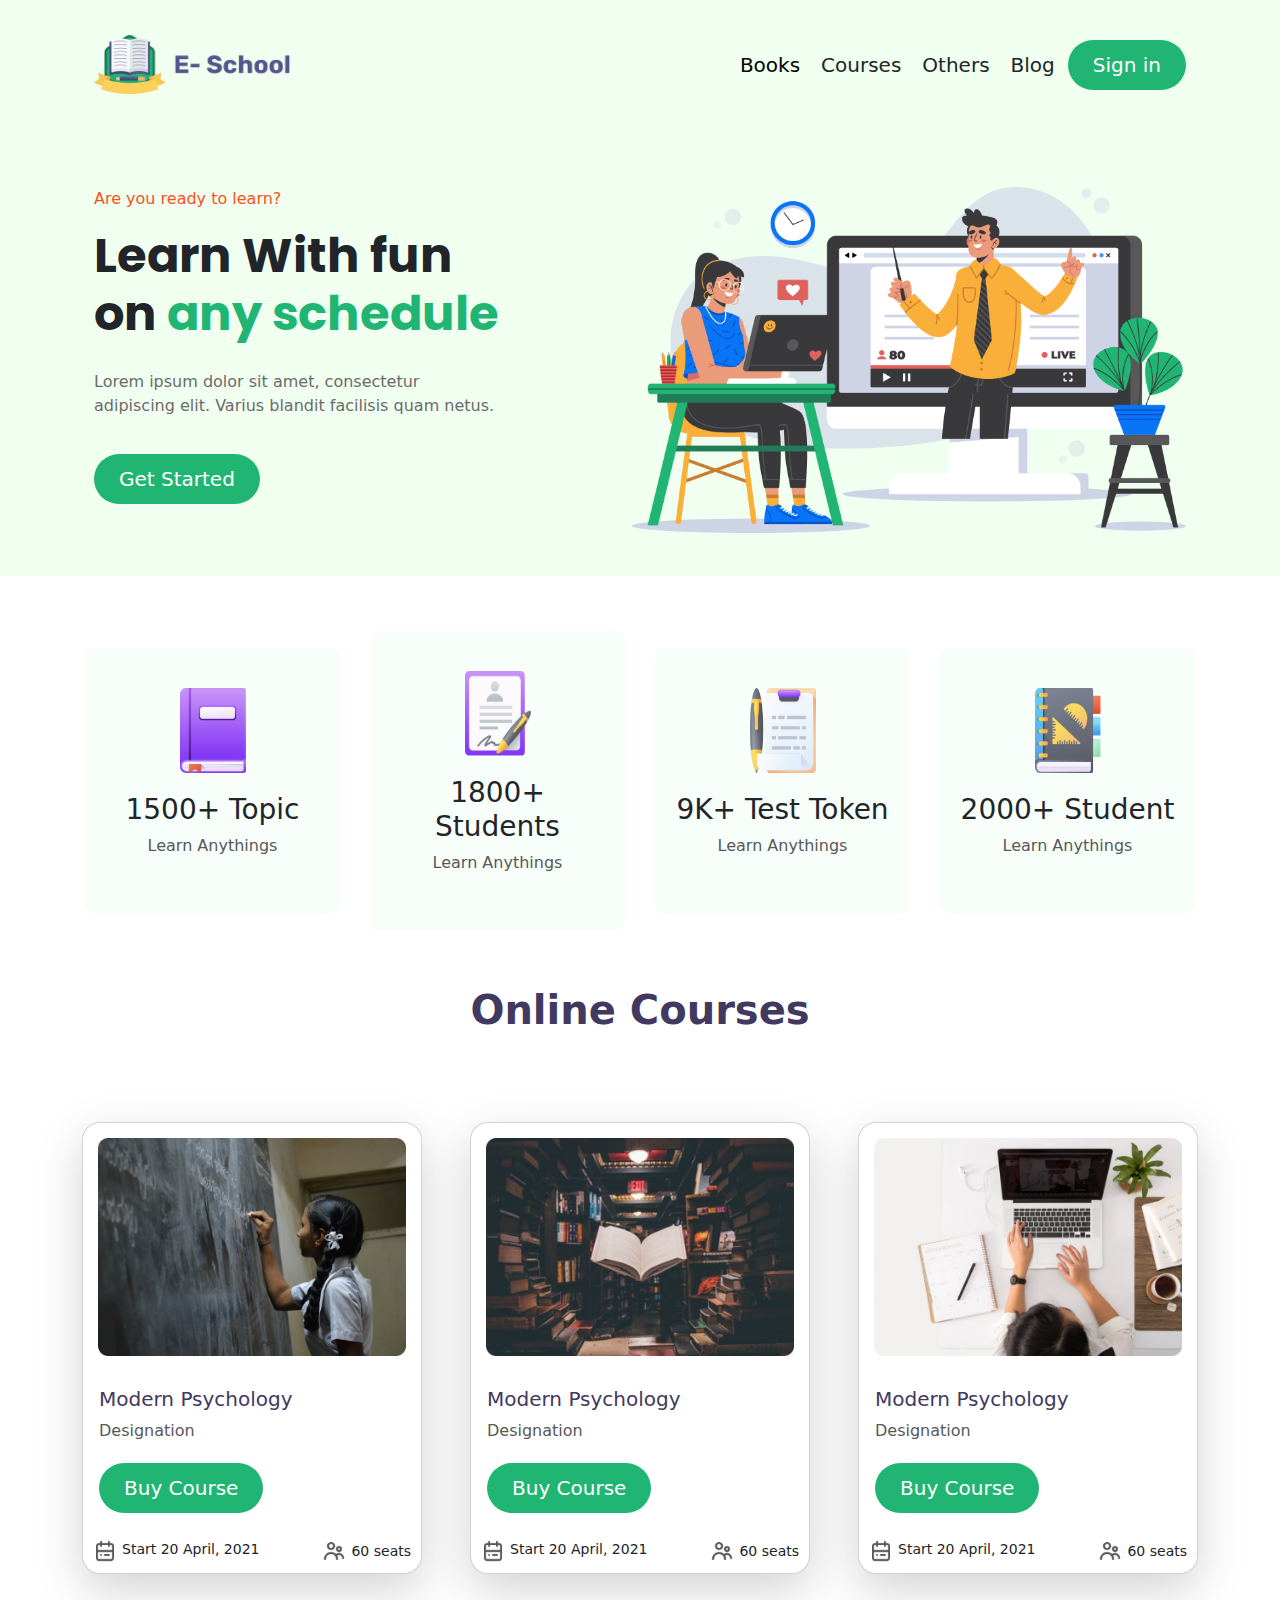
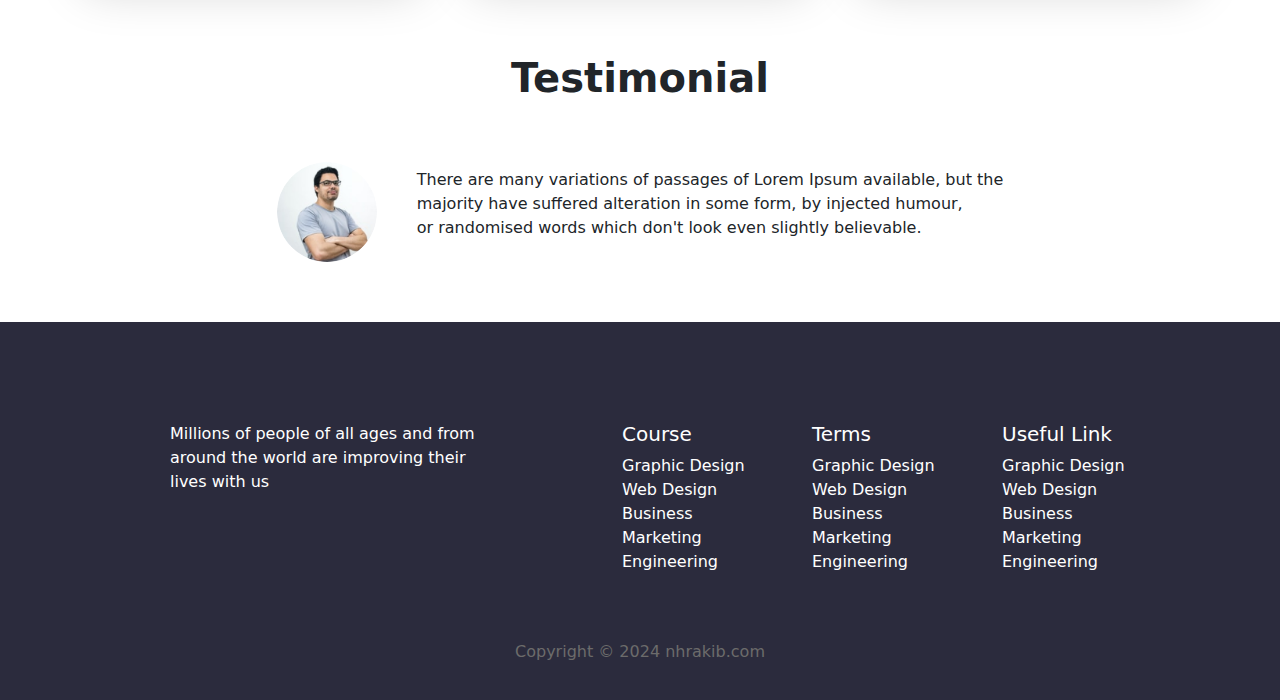
<file: E-School/index.html>
<!DOCTYPE html>
<html lang="en">
  <head>
    <meta charset="UTF-8" />
    <meta name="viewport" content="width=device-width, initial-scale=1.0" />
    <title>E-School</title>
    <link
      href="https://cdn.jsdelivr.net/npm/bootstrap@5.3.3/dist/css/bootstrap.min.css"
      rel="stylesheet"
      integrity="sha384-QWTKZyjpPEjISv5WaRU9OFeRpok6YctnYmDr5pNlyT2bRjXh0JMhjY6hW+ALEwIH"
      crossorigin="anonymous"
    />
    <link rel="stylesheet" href="style.css" />
  </head>
  <body>
    <!-- Navigation section  -->

    <header class="header">
      <div class="container">
        <nav class="navbar navbar-expand-lg bg-transparent">
          <div class="container-fluid">
            <a class="navbar-brand logo" href="#logo"
              ><img src="./images/ICON/Logo.png"
            /></a>
            <button
              class="navbar-toggler"
              type="button"
              data-bs-toggle="collapse"
              data-bs-target="#navbarNavAltMarkup"
              aria-controls="navbarNavAltMarkup"
              aria-expanded="false"
              aria-label="Toggle navigation"
            >
              <span class="navbar-toggler-icon"></span>
            </button>
            <div
              class="collapse navbar-collapse d-flex justify-content-end"
              id="navbarNavAltMarkup"
            >
              <div class="navbar-nav align-items-center">
                <a
                  class="nav-link active page-link"
                  aria-current="page"
                  href="#"
                  >Books</a
                >
                <a class="nav-link page-link" href="#">Courses</a>
                <a class="nav-link page-link" href="#">Others</a>
                <a class="nav-link page-link" href="#">Blog</a>
                <button class="btn page-link">Sign in</button>
              </div>
            </div>
          </div>
        </nav>
        <!-- hero section  -->
        <div class="container hero">
          <div class="row">
            <div class="col d-flex align-items-start flex-column">
              <p style="color: #fd511a">Are you ready to learn?</p>
              <h1 class="hero-text">
                Learn With fun <br />
                on <span style="color: #21b573"> any schedule</span>
              </h1>
              <p style="color: #6c6b6b; font-weight: 400; margin-top: 20px">
                Lorem ipsum dolor sit amet, consectetur <br />
                adipiscing elit. Varius blandit facilisis quam netus.
              </p>
              <button class="btn page-link" style="margin-top: 20px">
                Get Started
              </button>
            </div>
            <div class="col">
              <img
                src="./images/Photos/Illustration.png"
                class="hero-img"
                srcset=""
              />
            </div>
          </div>
        </div>
      </div>
    </header>
    <!-- Topic section  -->

    <div class="container text-center topic">
      <div class="row align-items-center">
        <div class="col topic-col">
          <img
            src="./images/ICON/book.png"
            class="topic-img"
            alt=""
            srcset=""
          />
          <h3 style="margin-top: 20px">1500+ Topic</h3>
          <p style="color: #585859">Learn Anythings</p>
        </div>
        <div class="col topic-col">
          <img
            src="./images/ICON/Student.png"
            class="topic-img"
            alt=""
            srcset=""
          />
          <h3 style="margin-top: 20px">1800+ Students</h3>
          <p style="color: #585859">Learn Anythings</p>
        </div>
        <div class="col topic-col">
          <img
            src="./images/ICON/Test.png"
            class="topic-img"
            alt=""
            srcset=""
          />
          <h3 style="margin-top: 20px; display: inline-block">
            9K+ Test Token
          </h3>
          <p style="color: #585859">Learn Anythings</p>
        </div>
        <div class="col topic-col">
          <img
            src="./images/ICON/Students.png"
            class="topic-img"
            alt=""
            srcset=""
          />
          <h3 style="margin-top: 20px">2000+ Student</h3>
          <p style="color: #585859">Learn Anythings</p>
        </div>
      </div>
    </div>

    <!-- Courses section  -->

    <div class="container courses">
      <h1 class="text-center fw-bold" style="color: #413960">Online Courses</h1>

      <div class="row row-cols-1 row-cols-md-3 g-5 cards-h">
        <div class="col">
          <div class="card h-100 shadow-lg">
            <img
              src="./images/Photos/Morder pyschology.png"
              class="card-img-top"
              alt="..."
            />
            <div class="card-body">
              <h5 class="card-title" style="color: #413960">
                Modern Psychology
              </h5>
              <p class="card-text" style="color: #585859">Designation</p>
              <button class="btn page-link" style="margin-top: 20px">
                Buy Course
              </button>
            </div>
            <div class="card-foot">
              <div class="card-footer-items">
                <img
                  src="./images/ICON/calendar.png"
                  alt=""
                  class="card-footer-img"
                />
                <small style="padding-left: 5px">Start 20 April, 2021</small>
              </div>
              <div>
                <img
                  src="./images/ICON/people.png"
                  alt=""
                  class="card-footer-img"
                />
                <small>60 seats</small>
              </div>
            </div>
          </div>
        </div>
        <div class="col">
          <div class="card h-100 shadow-lg">
            <img
              src="./images/Photos/Morder psyc.png"
              class="card-img-top"
              alt="..."
            />
            <div class="card-body">
              <h5 class="card-title" style="color: #413960">
                Modern Psychology
              </h5>
              <p class="card-text" style="color: #585859">Designation</p>
              <button class="btn page-link" style="margin-top: 20px">
                Buy Course
              </button>
            </div>
            <div class="card-foot">
              <div class="card-footer-items">
                <img
                  src="./images/ICON/calendar.png"
                  alt=""
                  class="card-footer-img"
                />
                <small style="padding-left: 5px">Start 20 April, 2021</small>
              </div>
              <div>
                <img
                  src="./images/ICON/people.png"
                  alt=""
                  class="card-footer-img"
                />
                <small>60 seats</small>
              </div>
            </div>
          </div>
        </div>
        <div class="col">
          <div class="card h-100 shadow-lg">
            <img
              src="./images/Photos/Morder pychons.png"
              class="card-img-top"
              alt="..."
            />
            <div class="card-body">
              <h5 class="card-title" style="color: #413960">
                Modern Psychology
              </h5>
              <p class="card-text" style="color: #585859">Designation</p>
              <button class="btn page-link" style="margin-top: 20px">
                Buy Course
              </button>
            </div>
            <div class="card-foot">
              <div class="card-footer-items">
                <img
                  src="./images/ICON/calendar.png"
                  alt=""
                  class="card-footer-img"
                />
                <small style="padding-left: 5px">Start 20 April, 2021</small>
              </div>
              <div>
                <img
                  src="./images/ICON/people.png"
                  alt=""
                  class="card-footer-img"
                />
                <small>60 seats</small>
              </div>
            </div>
          </div>
        </div>
      </div>
    </div>

    <!-- Testimonial section  -->

    <div class="container testimonial">
      <h1 class="text-center fw-bold">Testimonial</h1>
      <div class="testimonial-content">
        <img
          src="./images/Photos/Man.png"
          alt=""
          srcset=""
          class="testimonial-img"
        />
        <p class="testimonial-text">
          There are many variations of passages of Lorem Ipsum available, but
          the <br />
          majority have suffered alteration in some form, by injected humour,
          <br />
          or randomised words which don't look even slightly believable.
        </p>
      </div>
    </div>

    <!-- footer section  -->

    <footer class="footer">
      <div class="container" style="margin-top: 80px;">
          <div class="row">
              <div class="col-md-4" style="padding-left: 50px; margin-left: 50px; margin-right: 60px; ">
                  <p>Millions of people of all ages and from around the world are improving their lives with us</p>
              </div>
              <div class="col-md-2" style="margin-left: 50px;">
                  <h5>Course</h5>
                  <ul class="list-unstyled">
                      <li><a href="#">Graphic Design</a></li>
                      <li><a href="#">Web Design</a></li>
                      <li><a href="#">Business</a></li>
                      <li><a href="#">Marketing</a></li>
                      <li><a href="#">Engineering</a></li>
                  </ul>
              </div>
              <div class="col-md-2">
                  <h5>Terms</h5>
                  <ul class="list-unstyled">
                      <li><a href="#">Graphic Design</a></li>
                      <li><a href="#">Web Design</a></li>
                      <li><a href="#">Business</a></li>
                      <li><a href="#">Marketing</a></li>
                      <li><a href="#">Engineering</a></li>
                  </ul>
              </div>
              <div class="col-md-2">
                  <h5>Useful Link</h5>
                  <ul class="list-unstyled">
                      <li><a href="#">Graphic Design</a></li>
                      <li><a href="#">Web Design</a></li>
                      <li><a href="#">Business</a></li>
                      <li><a href="#">Marketing</a></li>
                      <li><a href="#">Engineering</a></li>
                  </ul>
              </div>
          </div>
          <div class="text-center " style="margin-top: 50px;">
              <p style="color: #6c6b6b; font-weight: 500;">Copyright &copy; 2024 nhrakib.com</p>
          </div>
      </div>
  </footer>
    
        

    <script
      src="https://cdn.jsdelivr.net/npm/@popperjs/core@2.11.8/dist/umd/popper.min.js"
      integrity="sha384-I7E8VVD/ismYTF4hNIPjVp/Zjvgyol6VFvRkX/vR+Vc4jQkC+hVqc2pM8ODewa9r"
      crossorigin="anonymous"
    ></script>
    <script
      src="https://cdn.jsdelivr.net/npm/bootstrap@5.3.3/dist/js/bootstrap.min.js"
      integrity="sha384-0pUGZvbkm6XF6gxjEnlmuGrJXVbNuzT9qBBavbLwCsOGabYfZo0T0to5eqruptLy"
      crossorigin="anonymous"
    ></script>
  </body>
</html>
</file>
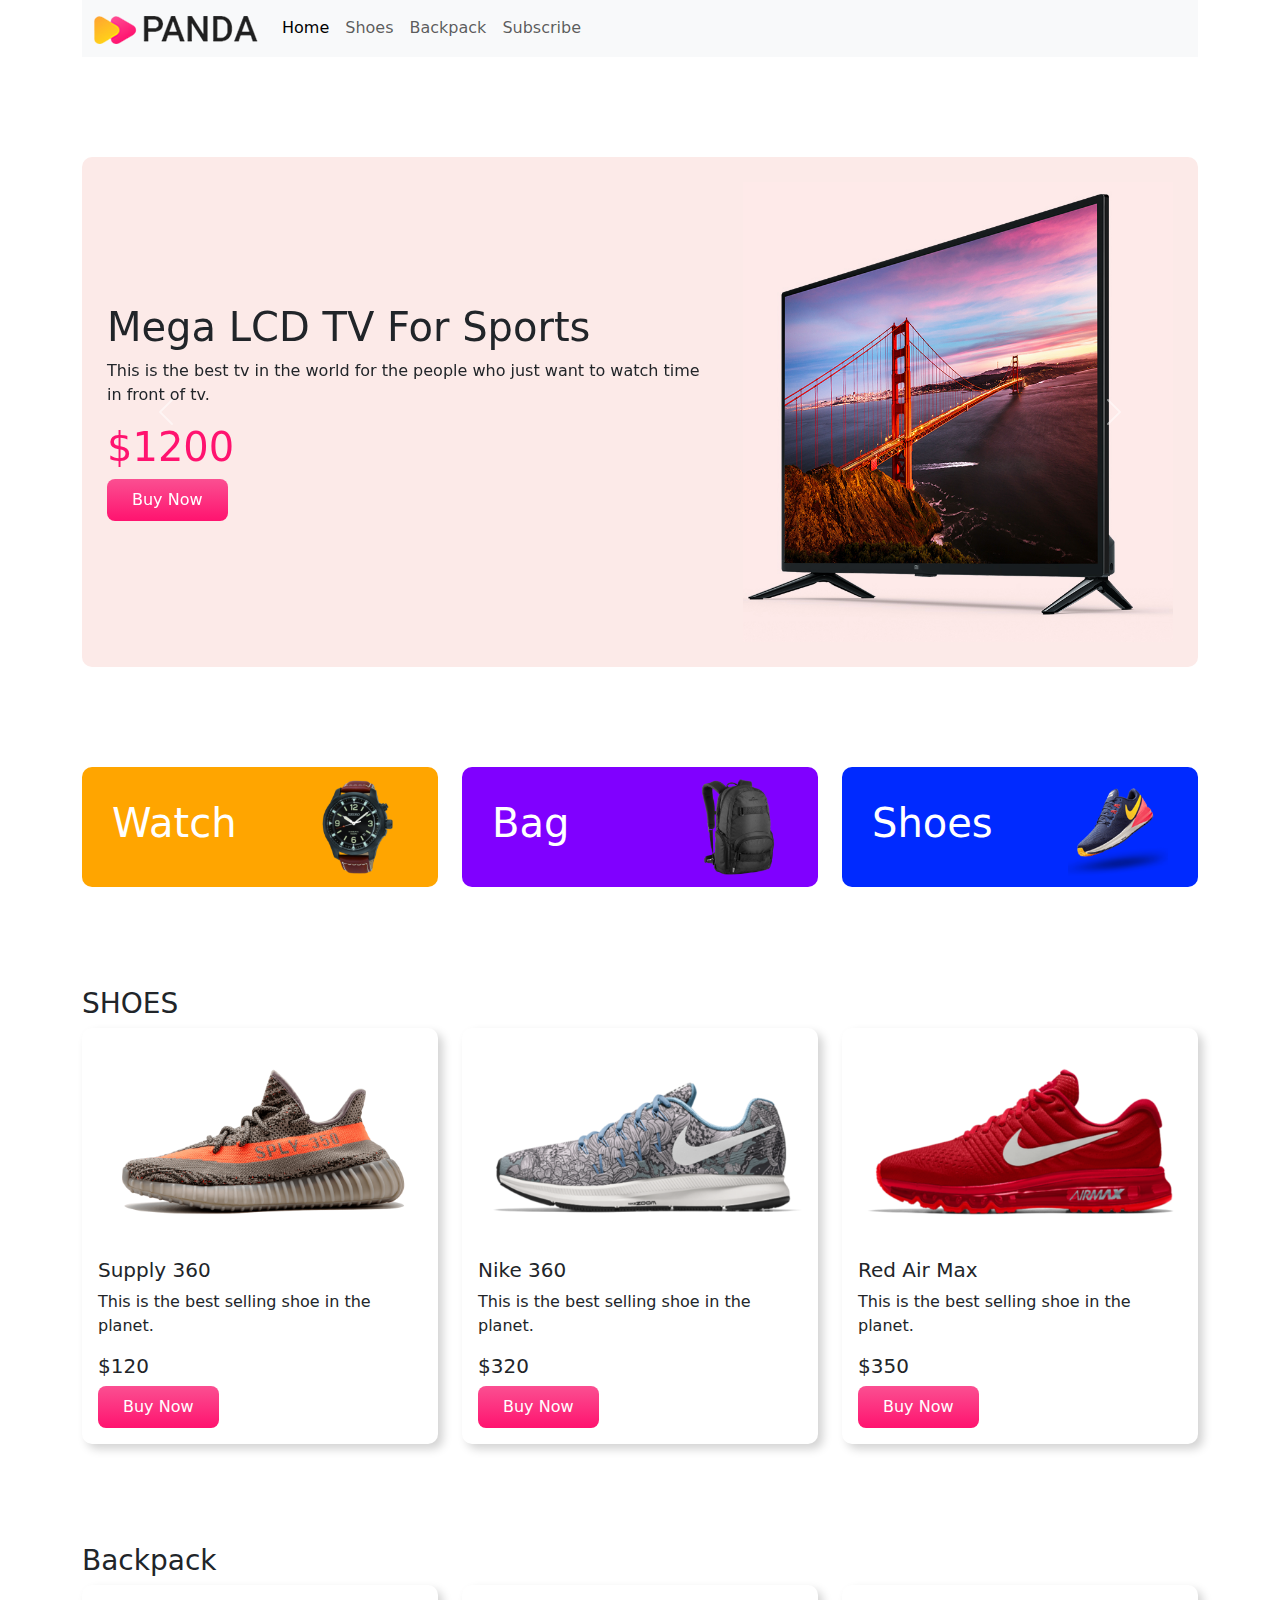
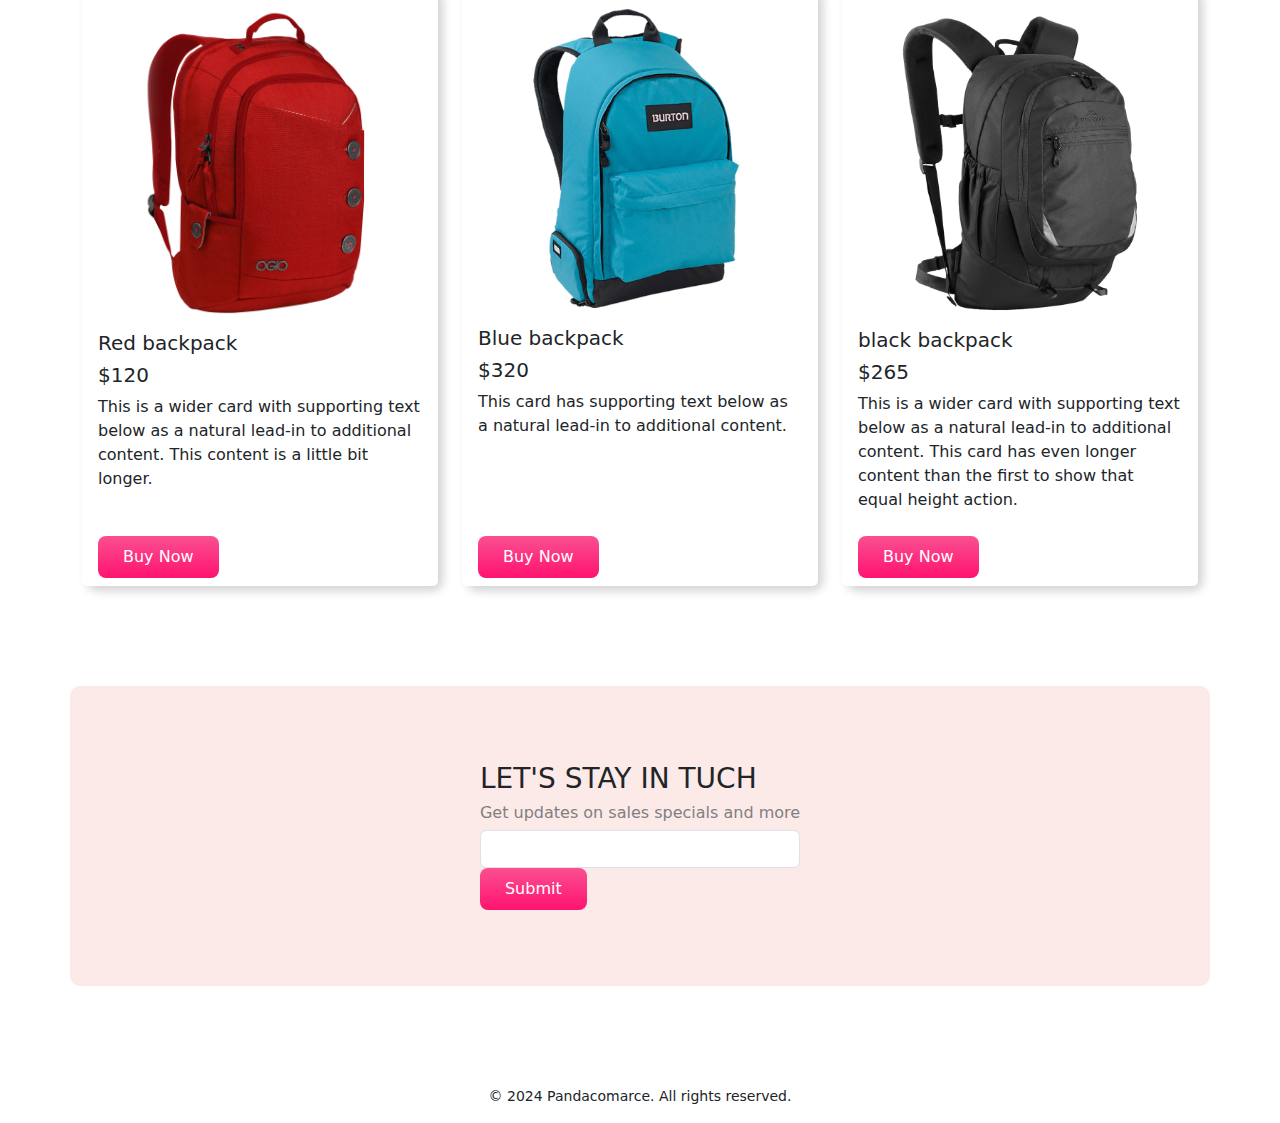
<file: pandacomarce/index.html>
<!DOCTYPE html>
<html lang="en">
  <head>
    <meta charset="UTF-8" />
    <meta name="viewport" content="width=device-width, initial-scale=1.0" />
    <title>PandaComarce</title>
    <link
      href="https://cdn.jsdelivr.net/npm/bootstrap@5.3.3/dist/css/bootstrap.min.css"
      rel="stylesheet"
      integrity="sha384-QWTKZyjpPEjISv5WaRU9OFeRpok6YctnYmDr5pNlyT2bRjXh0JMhjY6hW+ALEwIH"
      crossorigin="anonymous"
    />
    <link rel="stylesheet" href="style.css" />
  </head>

  <body>
    <!-- Navigation section  -->
    <div class="container">
      <nav class="navbar navbar-expand-lg bg-body-tertiary">
        <div class="container-fluid">
          <a class="navbar-brand" href="#"
            ><img src="./images/logo.png" alt="PandaComarce"
          /></a>
          <button
            class="navbar-toggler"
            type="button"
            data-bs-toggle="collapse"
            data-bs-target="#navbarNav"
            aria-controls="navbarNav"
            aria-expanded="false"
            aria-label="Toggle navigation"
          >
            <span class="navbar-toggler-icon"></span>
          </button>
          <div class="collapse navbar-collapse" id="navbarNav">
            <ul class="navbar-nav">
              <li class="nav-item">
                <a class="nav-link active" aria-current="page" href="#">Home</a>
              </li>
              <li class="nav-item">
                <a class="nav-link" href="#shoes">Shoes</a>
              </li>
              <li class="nav-item">
                <a class="nav-link" href="#backpack">Backpack</a>
              </li>
              <li class="nav-item">
                <a class="nav-link" href="#subscribe">Subscribe</a>
              </li>
            </ul>
          </div>
        </div>
      </nav>
    </div>
    <!-- carosel section -->

    <div class="container">
      <div id="carouselExample" class="carousel slide orange-bg">
        <div class="carousel-inner">
          <div class="carousel-item active">
            <div class="row align-items-center">
              <div class="col-md-7">
                <h1>Mega LCD TV For Sports</h1>
                <p>
                  This is the best tv in the world for the people who just want
                  to watch time in front of tv.
                </p>
                <h1 class="price">$1200</h1>
                <button class="buy-now-button">Buy Now</button>
              </div>
              <div class="col-md-5">
                <img
                  src="images/banner-images/tv.png"
                  class="d-block w-100"
                  alt="..."
                />
              </div>
            </div>
          </div>
          <div class="carousel-item">
            <div class="row align-items-center">
              <div class="col-md-7">
                <h1>Cool Dude headphone</h1>
                <p>
                  This is the best headphone in the world for the people who
                  just want to use this everyday.
                </p>
                <h1 class="price">$420</h1>
                <button class="buy-now-button">Buy Now</button>
              </div>
              <div class="col-md-5">
                <img
                  src="images/banner-images/headphone.png"
                  class="d-block w-100"
                  alt="..."
                />
              </div>
            </div>
          </div>
          <div class="carousel-item">
            <div class="row align-items-center">
              <div class="col-md-7">
                <h1>X-Box For Living Room</h1>
                <p>
                  This is the best gaming device in the world for the people who
                  just want to playt games everyday.
                </p>
                <h1 class="price">$600</h1>
                <button class="buy-now-button">Buy Now</button>
              </div>
              <div class="col-md-5">
                <img
                  src="images/banner-images/xbox.png"
                  class="d-block w-100"
                  alt="..."
                />
              </div>
            </div>
          </div>
        </div>
        <button
          class="carousel-control-prev"
          type="button"
          data-bs-target="#carouselExample"
          data-bs-slide="prev"
        >
          <span class="carousel-control-prev-icon" aria-hidden="true"></span>
          <span class="visually-hidden">Previous</span>
        </button>
        <button
          class="carousel-control-next"
          type="button"
          data-bs-target="#carouselExample"
          data-bs-slide="next"
        >
          <span class="carousel-control-next-icon" aria-hidden="true"></span>
          <span class="visually-hidden">Next</span>
        </button>
      </div>
    </div>

    <!-- categories section  -->

    <div class="container categories">
      <div class="row">
        <div class="col-md-4">
          <div class="cat1 d-flex justify-content-between align-items-center">
            <h1>Watch</h1>
            <img src="./images/categories/watch.png" alt="" srcset="" />
          </div>
        </div>
        <div class="col-md-4">
          <div class="cat2 d-flex justify-content-between align-items-center">
            <h1>Bag</h1>
            <img src="./images/categories/bag.png" />
          </div>
        </div>
        <div class="col-md-4">
          <div class="cat3 d-flex justify-content-between align-items-center">
            <h1>Shoes</h1>
            <img src="./images/categories/shoes.png" />
          </div>
        </div>
      </div>
    </div>

    <!-- shoes section -->

    <div class="container" id="#shoes">
      <h3 id="shoes">SHOES</h3>
      <div class="row row-cols-1 row-cols-md-3 g-4">
        <div class="col">
          <div class="card h-100">
            <img
              src="./images/shoes/shoe-1.png"
              class="card-img-top"
              alt="..."
            />
            <div class="card-body">
              <h5 class="card-title">Supply 360</h5>
              <p class="card-text">
                This is the best selling shoe in the planet.
              </p>
              <h5>$120</h5>
              <button class="buy-now-button">Buy Now</button>
            </div>
          </div>
        </div>
        <div class="col">
          <div class="card h-100">
            <img
              src="./images/shoes/shoe-2.png"
              class="card-img-top"
              alt="..."
            />
            <div class="card-body">
              <h5 class="card-title">Nike 360</h5>
              <p class="card-text">
                This is the best selling shoe in the planet.
              </p>
              <h5>$320</h5>
              <button class="buy-now-button">Buy Now</button>
            </div>
          </div>
        </div>
        <div class="col">
          <div class="card h-100">
            <img
              src="./images/shoes/shoe-3.png"
              class="card-img-top"
              alt="..."
            />
            <div class="card-body">
              <h5 class="card-title">Red Air Max</h5>
              <p class="card-text">
                This is the best selling shoe in the planet.
              </p>
              <h5>$350</h5>
              <button class="buy-now-button">Buy Now</button>
            </div>
          </div>
        </div>
      </div>
    </div>

    <!-- Backpack section  -->

    <div class="container" id="backpack">
      <h3>Backpack</h3>

      <div class="row row-cols-1 row-cols-md-3 g-4">
        <div class="col">
          <div class="card h-100">
            <img src="./images/bags/bag-1.png" class="card-img-top" alt="..." />
            <div class="card-body">
              <h5 class="card-title">Red backpack</h5>
              <h5>$120</h5>
              <p class="card-text">
                This is a wider card with supporting text below as a natural
                lead-in to additional content. This content is a little bit
                longer.
              </p>
            </div>
            <div class="card-footer">
              <button class="buy-now-button">Buy Now</button>
            </div>
          </div>
        </div>
        <div class="col">
          <div class="card h-100">
            <img src="./images/bags/bag-2.png" class="card-img-top" alt="..." />
            <div class="card-body">
              <h5 class="card-title">Blue backpack</h5>
              <h5>$320</h5>
              <p class="card-text">
                This card has supporting text below as a natural lead-in to
                additional content.
              </p>
            </div>
            <div class="card-footer">
              <button class="buy-now-button">Buy Now</button>
            </div>
          </div>
        </div>
        <div class="col">
          <div class="card h-100">
            <img src="./images/bags/bag-3.png" class="card-img-top" alt="..." />
            <div class="card-body">
              <h5 class="card-title">black backpack</h5>
              <h5>$265</h5>
              <p class="card-text">
                This is a wider card with supporting text below as a natural
                lead-in to additional content. This card has even longer content
                than the first to show that equal height action.
              </p>
            </div>
            <div class="card-footer">
              <button class="buy-now-button">Buy Now</button>
            </div>
          </div>
        </div>
      </div>
    </div>

    <!-- subscrib section  -->

    <div class="container orange-bg d-flex justify-content-center align-items-center" id="subscribe">
      <div>
        <h3>LET'S STAY IN TUCH</h3>
        <h6>Get updates on sales specials and more</h6>
        <input type="text" class="form-control" />
        <button class="buy-now-button">Submit</button>
      </div>
    </div>

    <!-- footer section  -->

    <footer class="d-flex justify-content-center">
      <small><p>&copy; 2024 Pandacomarce. All rights reserved.</p></small>
    </footer>

    <script
      src="https://cdn.jsdelivr.net/npm/@popperjs/core@2.11.8/dist/umd/popper.min.js"
      integrity="sha384-I7E8VVD/ismYTF4hNIPjVp/Zjvgyol6VFvRkX/vR+Vc4jQkC+hVqc2pM8ODewa9r"
      crossorigin="anonymous"
    ></script>
    <script
      src="https://cdn.jsdelivr.net/npm/bootstrap@5.3.3/dist/js/bootstrap.min.js"
      integrity="sha384-0pUGZvbkm6XF6gxjEnlmuGrJXVbNuzT9qBBavbLwCsOGabYfZo0T0to5eqruptLy"
      crossorigin="anonymous"
    ></script>
  </body>
</html>
</file>
<file: E-School/style.css>
/* fonts  */

@import url("https://fonts.googleapis.com/css2?family=Poppins:ital,wght@0,100;0,200;0,300;0,400;0,500;0,600;0,700;0,800;0,900;1,100;1,200;1,300;1,400;1,500;1,600;1,700;1,800;1,900&display=swap");

/* Navigation section  */

.header {
  background-color: #f0fff0;
  width: 100%;
  height: 576px;
}
.container {
}
.navbar {
  padding-top: 30px;
}

.logo img {
  width: 198px;
  height: 59px;
  top: 30px;
  left: 212px;
}

.page-link {
  font-weight: 400;
  font-size: 20px;
}
.btn {
  background-color: #21b573;
  color: white;
  border: none;
  border-radius: 33px;
  padding: 10px 25px 10px 25px;
  cursor: pointer;
}

.navbar-nav {
  gap: 5px;
}

/* hero section  */
.hero {
  margin-top: 80px;
}
.hero-text {
  font-family: "Poppins";
  font-size: 48px;
  font-weight: 700;
}
.hero-img {
  width: 554px;
  height: 346px;
}

/* topic section  */

.topic {
  margin-top: 40px;
}

.topic-col {
  background-color: #f8fffb;
  margin: 15px;
  padding: 40px 20px;
  border-radius: 10px;
}
.topic-col:hover{
 background-color:#FFFFFF;
 box-shadow: 0px 5px 20px 2px rgb(54, 53, 53);
}

.topic-img {
  width: 66px;
  height: 85px;
}

/* courses section  */

.courses{
  margin: 40px auto;
}

.cards-h{
  margin-top: 40px;
}
.card{
  border-radius: 18px;
}
.card-footer-items{
  display: flex;
}

.card-img-top{
  padding: 15px 15px;
}

.card-foot{
  display: flex;
  justify-content: space-between;
  margin: 10px 10px;
}

.card-footer-img{
  width: 24px;
  height: 24px;
  
}

/* testimonial section  */

.testimonial{
  margin-top: 80px;
}

.testimonial-content{
  display: flex;
  justify-content: center;
  align-items: center;
  padding: 20px;
  gap: 40px;
  margin-top: 40px;
}

.testimonial-img{
  width: 100px;
  border-radius: 50%;
}

/* footer section  */

.footer {
  background-color: #2b2b3d;
  color: white;
  padding: 20px 0;
  margin-top: 40px;
  gap: 10px;
}
.footer a {
  color: #ffffff;
  text-decoration: none;
}
.footer a:hover {
  color: #dddddd;
}
</file>
<file: pandacomarce/style.css>
.orange-bg{
    background-color: #fceae8;
    border-radius: 10px;
}
.container{
    margin-bottom: 100px;
}
.carousel-item{
    padding: 25px;
}
.price{
    color: #FF136f;
}
.buy-now-button{
    background-image: linear-gradient(to bottom, #ff136eb9 0%, #FF136f 100%);
    color: white;
    border: none;
    border-radius: 8px;
    padding: 9px 25px;
    cursor: pointer;
}


/* categories  */

.cat1 , .cat2,.cat3{
    padding: 10px 30px;
    border-radius: 10px;
}
.cat1{
    background-color: orange;
}
.cat2{
    background-color: rgb(128, 0, 255);
}
.cat3{
    background-color: rgb(0, 42, 255);
}

.categories h1{
    color: white;

}

.categories img{
    width: 100px;

}

/* Shoes  */

.card{
    border: none;
    box-shadow: 5px 5px 10px lightgray;
    border-radius: 10px;
}

/* backpack  */

.card-footer{
    background-color: white;
    border-top: none;
}
/* subscribe  */

#subscribe{
    height: 300px;
}

#subscribe h6{
    color: gray;
}
</file>
